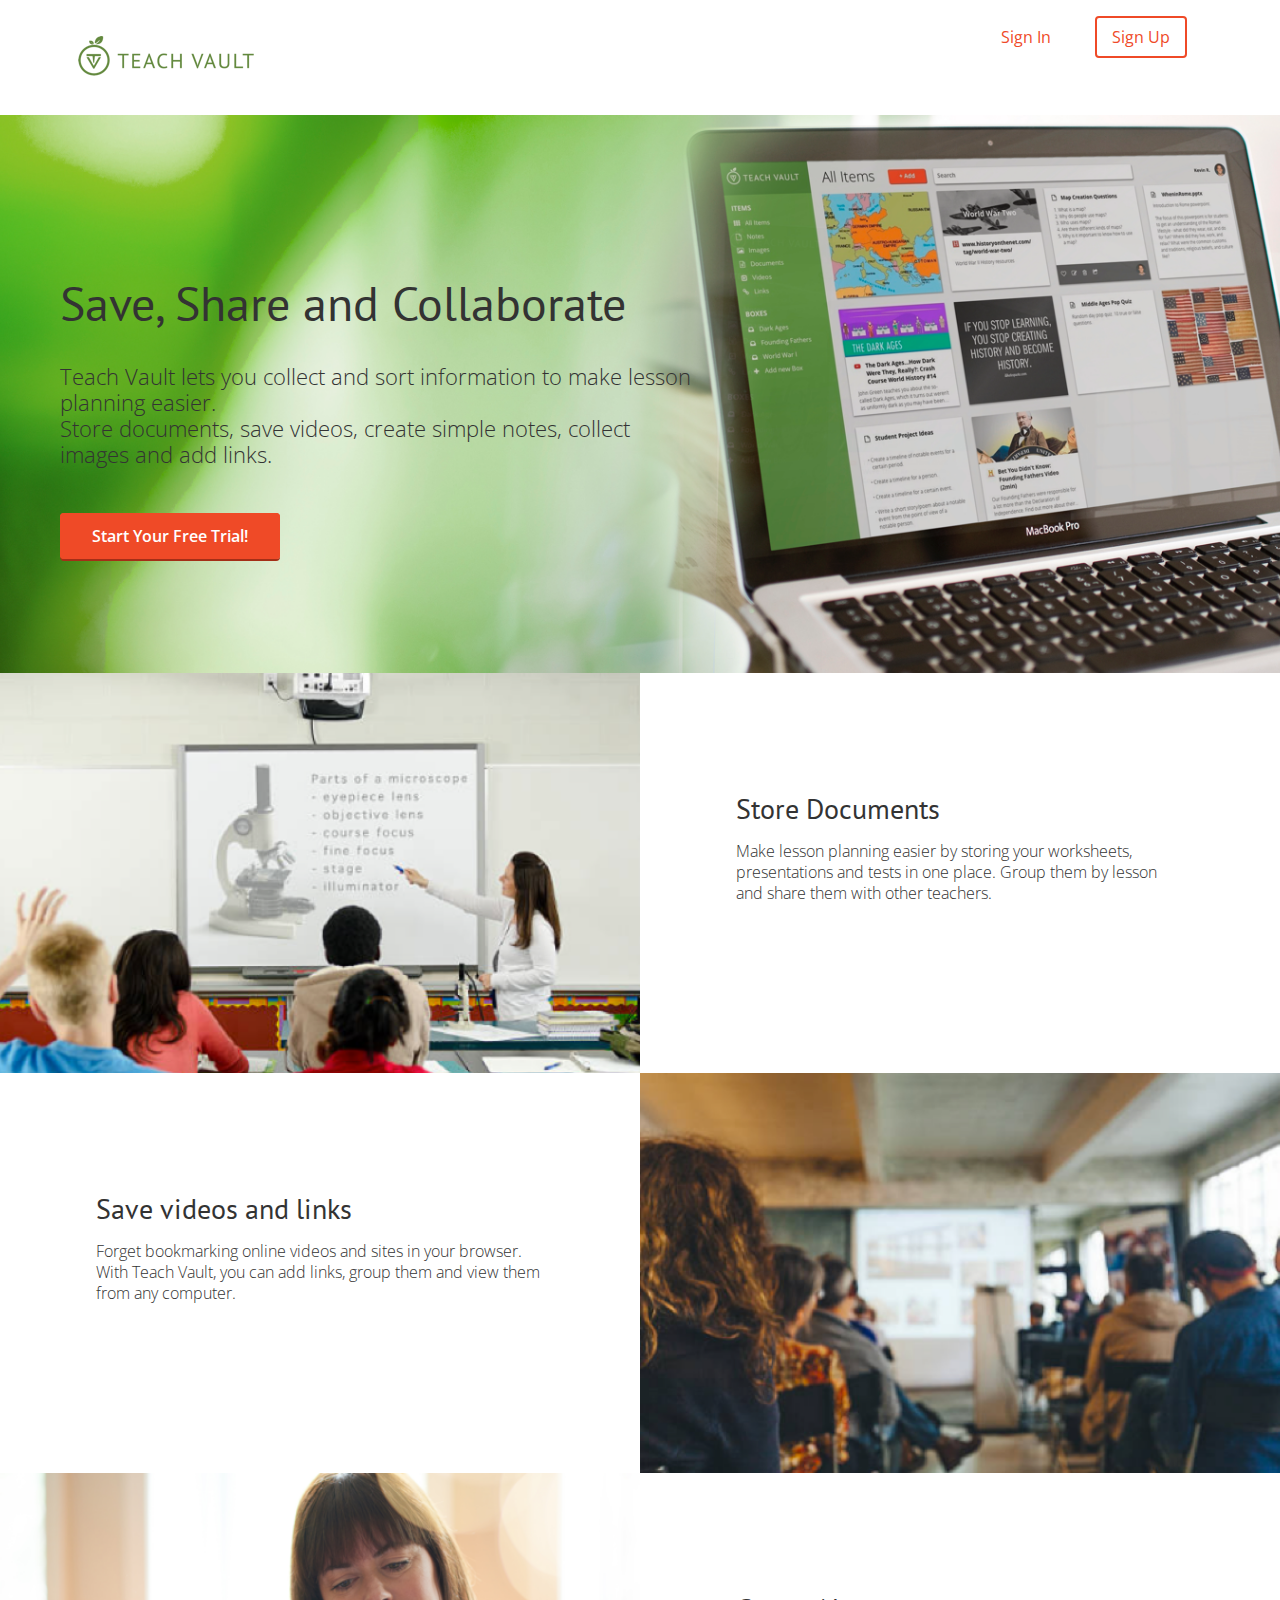
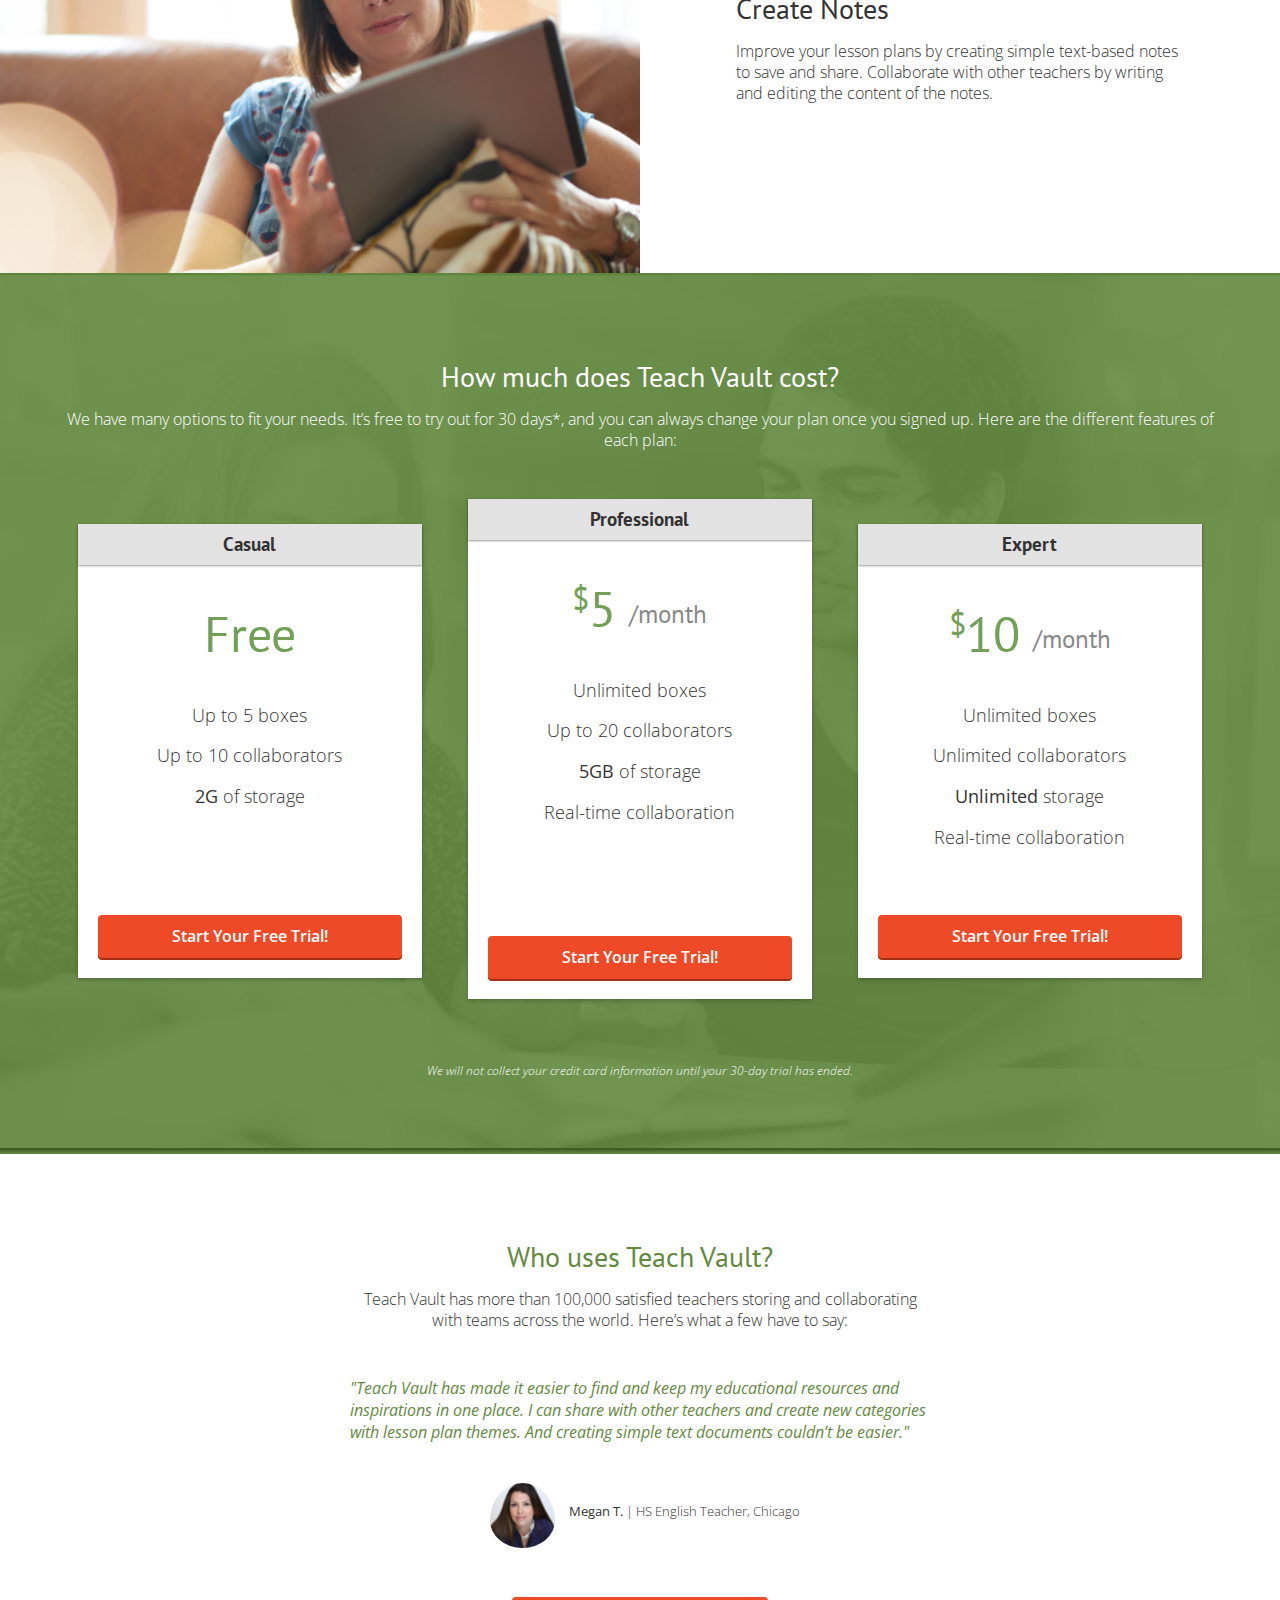
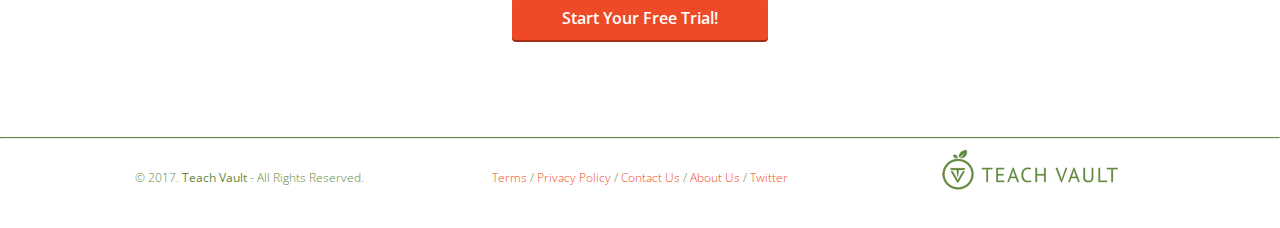
<file: index.html>
<!DOCTYPE html>
<html lang="en=us">
<head>
<meta http-equiv="X-UA-Compatible" content="IE=Edge">
<meta charset="UTF-8">
<meta name="viewport" content="width=device-width, initial-scale=1">
<title>Save, share and collaborate | TeachVault</title>

<!-- Google Fonts -->
<link href="https://fonts.googleapis.com/css?family=Open+Sans:300,300i,400,400i,600,600i,700,700i,800,800i|PT+Sans:400,400i,700,700i" rel="stylesheet">

<!--CSS-->
<link rel="stylesheet" href="css/normalize.css">
<link rel="stylesheet" href="css/style.css">
<link rel="stylesheet" href="css/font-awesome.css">
<link rel="stylesheet" href="css/animate.css"
</head>
<body>
<!--Top Navigation-->
<header>
  <nav class="container">
    <div class="one-half">
    <a href= "index.html" class="site-logo"><img src="images/site-logo.png" alt="Teach Vault"/></a>
    </div>
    <div class="one-half">
      <ul>
        <li><a href="signin.html">Sign In</a></li>
        <li class="btn-outline"><a href="signup.html">Sign Up</a></li>
        </ul>
    </div>
  </nav>
  <!--End of Top Navigation-->

  <!--Hero-->
  <div class="hero">
    <div class="hero-content">
      <h1 class="animated fadeIn"> Save, Share and Collaborate</h1>
      <p>Teach Vault lets you collect and sort information to make lesson planning easier.<br/>Store documents, save videos, create simple notes, collect images and add links.</p>
      <a href="signup.html" class="btn">Start Your Free Trial!</a>
    </div>
  </div>
 </header>
 <!--End of Hero-->

 <main role="main">

  <!--Benefits-->
    <section class="benefits">
      <div class="one-half">
        <img src="images/ben_documents.png" alt="Teach Vault Benefits"/>
      </div>
     <div class= "one-half">
      <div class="benefits-text">
        <h2>Store Documents</h2>
        <p>Make lesson planning easier by storing your worksheets, presentations and tests in one place. Group them by lesson and share them with other teachers.</p>
       </div>
     </div>

    <div class= "one-half pull-right">
      <img src="images/ben_video.png" alt="Teach Vault Benefits"/>
     </div>
     <div class="one-half pull-left">
      <div class="benefits-text">
     <h2>Save videos and links</h2>
     <p>Forget bookmarking online videos and sites in your browser. With Teach Vault, you can add links, group them and view them from any computer.
     </p>
     </div>
     </div>

      <div class="one-half">
      <img src="images/ben_notes.png" alt="Teach Vault Benefits"/>
      </div>
     <div class= "one-half">
      <div class="benefits-text">
      <h2>Create Notes</h2>
      <p>Improve your lesson plans by creating simple text-based notes to save and share. Collaborate with other teachers by writing and editing the content of the notes. </p>
      </div>
      </div>
    </section>
     <!--End of Benefits-->

     <!--Pricing-->
     <section class="pricing">
      <div class="container">
      <h2>How much does Teach Vault cost?</h2>
      <p>We have many options to fit your needs. It’s free to try out for 30 days*, and you can always change your plan once you signed up. Here are the different features of each plan:</p>
      </div>
        <ul class="container">
          <li class="one-third">
            <div class="box">
              <h3>Casual</h3>
              <h4>Free</h4>
              <ul>
                <li>Up to 5 boxes</li>
                <li>Up to 10 collaborators</li>
                <li><strong>2G</strong> of storage</li>
              </ul>
              <a href="signup.html" class="btn">Start Your Free Trial!</a>
              </div>
          </li>
          
          <li class="one-third">
            <div class="box middle">
              <h3>Professional</h3>
              <h4><span>$</span>5 <span class="month">/month</span></h4>
              <ul>
                <li>Unlimited boxes</li>
                <li>Up to 20 collaborators</li>
                <li><strong>5GB</strong> of storage</li>
                <li>Real-time collaboration</li>
              </ul>
              <a href="signup.html" class="btn">Start Your Free Trial!</a>
            </div>
          </li>

          <li class="one-third">
            <div class="box">
            <h3>Expert</h3>
            <h4><span>$</span>10 <span class="month">/month</span></h4>
            <ul>
              <li>Unlimited boxes</li>
              <li>Unlimited collaborators</li>
              <li><strong>Unlimited</strong> storage</li>
              <li>Real-time collaboration</li>
            </ul>
            <a href="signup.html" class="btn">Start Your Free Trial!</a>
            </div>
          </li>
        </ul>
        <div class="container">
        <p class="small">
        We will not collect your credit card information until your 30-day trial has ended.</p>
        </div>
    </section>
    <!--End of Pricing-->

    <!--Testimonials-->
    <section class="testimonials">
      <div class="container">
      <h2>Who uses Teach Vault?</h2>
      <p>Teach Vault has more than 100,000 satisfied teachers storing and collaborating <br/>with teams across the world. Here’s what a few have to say:</p>
      </div>
      <div class "container">
      <blockquote>"Teach Vault has made it easier to find and keep my educational resources and inspirations in one place. I can share with other teachers and create new categories with lesson plan themes. And creating simple text documents couldn’t be easier."</blockquote>
      <img src="images/megan_t.png" alt="avatar">
      <p class="name"><strong>Megan T.</strong> | HS English Teacher, Chicago</p>
      <a href="signup.html" class="btn">Start Your Free Trial!</a>
      </div>
    </section>
    <!--End of Testimonials-->

  </main>
  <!--FOOTER-->
<footer>
   <hr>
   <div class="container footer-nav-block">
       <div class="left-footer-block one-third">
         <p class="copyright-block">&copy; 2017. <strong>Teach Vault</strong> - All Rights Reserved.</p>
       </div>
       <nav class="link-block middle-footer-block one-third">
         <ul>
           <li><a href="">Terms</a></li> /
           <li><a href="">Privacy Policy</a></li> /
           <li><a href="">Contact Us</a></li> /
           <li><a href="">About Us</a></li> /
           <li><a href="">Twitter</a></li>
         </ul>
       </nav>
       <div class="right-footer-block one-third">
         <img class="logo" src="images/site-logo.png" alt="Teach Vault" />
       </div>
   </div>
 </footer>
 <!--END OF FOOTER-->

</body>
</html>
</file>
<file: css/style.css>
html, body {
  overflow-x:hidden;
}
body {
  font-family: "Open Sans", Helvetica, Arial, sans-serif;
  color:#333333;
}
h1, h2, h3, h4, h5, h6{
  font-family: "PT Sans", Helvetica, Arial, sans-serif;
}

h2 {
  font-size:28px;
  font-weight: normal;
  margin-bottom: 5px;
}

p {
  font-size: 16px;
  line-height:21px;
  font-weight:300;
}

/* GRID */

.container{

margin-right: auto;
margin-left: auto;
padding-left:15px;
padding-right:15px;
position:relative;
}

.container:before,
.container:after {
  content:" ";
  display: table;
}

.container:after{
  clear:both;
}

.one-half, .one-third, .one-fourth {
  width:96%;
  float:left;
  position: relative;
  min-height: 1px;
  margin: 0 2% 20px;
  padding: 0px;
}

.one-third{
  width: 80%;
  margin: 0 10% 20px;
}

 /* HEADER */

 header .site-logo{
 text-align: center;
 display: block;
 padding-top:20px;
 }


 header nav {
  padding:1em 0;
 }

 header nav ul {
  display: block;
  text-align: center;
  margin: 0;
  padding:0px;
 }

 header nav ul > li {
  list-style-type:none;
  display: inline-block;
  margin: 0 15px;
  padding: 10px;
 }


header nav ul > li.btn-outline:hover{
  background:#EF4A27;
  padding: 10px;
}

header nav ul > li a {
  color:#EF4A27;
  text-decoration: none;
}

header nav ul > li.btn-outline:hover > a {
  color:#FFFFFF;
}

/* HERO */
 header .hero { 
   background:#63893E url("../images/hero_cover.png") no-repeat top center;
   text-align: center;
   display:block;
   position: relative;
   background-size:cover;
   min-height: 250px;
 }
 header .hero:before {
  content: " ";
  background:rgba(99,137,62,0.8);
  position: absolute;
  top: 0;
  bottom: 0;
  left: 0;
  right: 0;
  width: 100%;
  height: 100%;
 }
 header .hero .hero-content {
  width:80%;
  padding: 2% 30px 10%;
 }
 header .hero h1 {
   font-size:40px;
   font-weight: normal;
   position: relative;
   padding: 0px;
 }

 header .hero p {
   font-size: 16px;
   text-align:center;
   line-height: 21px;
   font-weight: 300;
   margin:10px 0% 20px 5%;
   padding-bottom: 20px;
   position: relative;
 }
 header .hero img{
  display: block;
  margin 3em auto 0;
 }

  /* BUTTONS */
 .btn {
  border-radius: 4px;
  color:#FFFFFF;
  font-weight: 600;
  text-decoration: none;
  padding: 10px 30px;
  background: #EF4A27;
  border: 2px solid #EF4A27;
  box-shadow: 0px 2px 0px 0px #A42F17;
  position: relative;
 }


/* Benefits */

 .benefits {
  margin: 0 auto;
  width: 100%;
 }
 .benefits:after, .benefits:before {
    content: " ";
    display: table;
 }
 .benefits:after {
    clear:both;
 }
 .benefits .one-half {
  width: 100%;
  margin: 0;
  display: block;
}

.benefits .one-half img {
  width:100%;
  height:50%;
   }

.benefits .one-half .benefits-text {
padding:10%;

 }

/* PRICING */
.pricing{
  background: #63893E url("../images/pricing_background.png")top center no-repeat;
  background: url("../images/pricing_background.png") top center center no-repeat, linear-gradient(206deg, #63893E, 0%, #63893E, 94%);
  background-size: cover;
  text-align: center;
  padding: 4em 0;

}

.pricing h2, .pricing p {
  color:#FFFFFF;
}

.pricing ul {
  margin: 0 auto;
  padding: 2em 0;
}

.pricing ul li {
  list-style-type: none;
}

.box {
  padding:0 15px 15px;
  background: #FFFFFF;
  box-shadow:0px 2px 4px 0px rgba(0,0,0,0.20);
  min-height:400px;
  position: relative;
  margin-top: 25px;
}

.box h3 {
  font-family: "PT Sans", Helvetica, Arial, sans-serif;
  font-weight: 600;
  font-transform: uppercase;
  background: #E2E2E2;
  box-shadow: 0px 1px 2px 0px rgba(0,0,0,0.40);
  left: 0;
  right: 0;
  top: 0;
  text-align: center;
  margin: 0 -15px 40px;
  padding:10px 0;
}

.box h4 {
  font-size: 50px;
  font-weight: normal;
  margin:40px 0 10px;
  color: #73A057;
}

.box h4 span {
  font-size:32px;
  vertical-align: top;
}

.box h4 span.month {
  font-family:"PT Sans", Helvetica, Arial, sans-serif;
  font-weight:100;
  color:#888888;
  font-size:25px;
  vertical-align:middle;
}

.box ul li {
  font-size:18px;
  margin-bottom:20px;
  font-weight: 100;
}

.box .btn {
  position:absolute;
  bottom:20px;
  left:20px;
  right:20px;
}

.small {
  font-size: 12px;
  color: #fefefe;
  line-height: 15px;
  font-style: italic;
}

/*Testimonials*/

.testimonials {
  padding: 4em 0;
  text-align: center;
}

.testimonials h2 {
  color:#63893E;
}

.testimonials blockquote {
  color:#63893E;
  text-align: left;
  line-height:22px;
  font-style: italic;
  position: relative;
  padding: 30px;
  width: auto;
  margin: 0% 5%;
}

.testimonials img {
  height:65px;
  width: 65px;
  border-radius:50%;
  float:center;
  display: inline-block;
  padding:10px;
  padding-bottom:20px;

}

.testimonials p.name {
  float:center;
  display: inline-block;
  text-align: center;
  font-size: 13px;
  vertical-align: 52px;
  padding-bottom:20px;
}

.testimonials .btn{
  float: center;
  display: block;
  margin: 10% 10%;
}

/* FOOTER */

footer {
  color:#63893E;
  positive: relative;
  overflow: hidden;
  padding: 0px;
  z-index:0;
}

footer hr{
  border-top: 1px solid #63893E;
}

footer p, footer nav ul {
  font-size: 12px;
  line-height:21px;
  font-weight: 100;
  text-align: center;
  margin: auto;
  padding: 5px;
}

footer nav ul li {
  list-style-type: none;
  display: inline;
}

footer nav ul li a {
  color:#EF4A27;
  text-decoration: none;
}

footer .right-footer-block {
  background-color: transparent;
}


footer .logo {
  margin: 0% auto;
  display: block;
  padding: 10px;
}




@media (min-width: 768px) {
   .container {
     width: 750px;
   }

   header .hero { 
   text-align: left;
   min-height: 500px;
 }

  header .hero { 
   background:#63893E url("../images/hero_cover.png") no-repeat top center;
   text-align: left;
   display:block;
   position: relative;
   background-size:cover;
   min-height: 500px;
 }
 header .hero:before {
  background:#63893E url("../images/hero_cover.png") no-repeat top center;
  background-size:cover;
 }

 header .hero .hero-content {
  width:50%;
  padding: 10% 60px;
 }
 header .hero h1 {
   font-size:48px;
   font-weight: normal;
 }
 header .hero p {
   font-size: 22px;
   line-height: 26px;
   text-align:left;
   font-weight: 300;
   margin:10px 0px 40px;
 }
 
 header .hero img{
  display: block;
  margin 3em auto 0;
 }

 }
 @media (min-width: 992px) {
   .container {
     width: 970px;
   }
   .one-half {
     width:46%;
   }
   .one-third {
     width:29.33333%;
     margin: 0 2% 20px;

   }

   .one-fourth {
     width:21%;
   }
  header .site-logo{
 text-align: left;
 display: inline-block;
 }

 header nav ul {
  display: block;
  text-align: right;
  float: right;
  margin: 0;
 }

 header nav ul > li {
  list-style-type:none;
  display: inline-block;
  margin: 0 15px;
 }

  header nav ul > li.btn-outline{
  padding:10px 15px;
  border: 2px solid #EF4A27;
  border-radius: 4px;
 }

   .benefits .one-half {
    width:50%;
    margin: 0;
    display: inline-block;
    height:400px;
    overflow: hidden;
   }
   .benefits .one-half img {
    width:100%;
    height:auto;
   }
   .benefits .one-half .benefits-text {
    padding:15%;
   }
   .benefits .one-half.pull-right {
    float:right;
   }
   .benefits .one-half.pull-left {
    float:left;
   }


   .box {
  padding:0 15px 15px;
  background: #FFFFFF;
  box-shadow:0px 2px 4px 0px rgba(0,0,0,0.20);
  min-height:439px;
  position: relative;
  margin-top: 25px;
}
.box.middle {
  min-height: 485px;
  margin-top:0px;
}



    .testimonials blockquote {
  margin: 0% 25%;
 }
 .testimonials .btn{
  margin: 2% 40%;
}

footer p, footer nav ul {
  padding: 20px;
}

footer .logo {
  padding: 2.5px;
}


}


 @media (min-width: 1200px) {
   .container {
     width: 1170px;
   }
 }


 /* DASHBOARD */
 .dashboard{
  background:#F7F7F7;
 }

 .left-nav{
  height: 100%;
  width:280px;
  position:absolute;
  -webkit-transition: all 0.3s ease-in-out;
  -moz-transition: all 0.3s ease-in-out;
  -o-transition: all 0.3s ease-in-out;
  transition: all 0.3s ease-in-out;
  transform: translate(-280px,0);
  -webkit-transform: translate(-280px,0); /** Chrome & Safari **/
  -o-transform: translate(-280px,0); /** Opera **/
  -moz-transform: translate(-280px,0); /** Firefox **/
}

.left-nav.open {
   display:block;
   width:280px;
   background: #63893E;
   background-image: linear-gradient(206deg, #7EA94E 0%, #63893E 94%);
   -webkit-transition: all 0.3s ease-in-out;
   -moz-transition: all 0.3s ease-in-out;
   -o-transition: all 0.3s ease-in-out;
   transition: all 0.3s ease-in-out;
   transform: translate(0,0);
     -webkit-transform: translate(0,0); /** Chrome & Safari **/
     -o-transform: translate(0,0); /** Opera **/
     -moz-transform: translate(0,0); /** Firefox **/
     z-index: 100;
 }

  .hamburger {
   position:absolute;
   z-index: 1000;
   background:#63893E;
   color:#FFF;
   text-decoration: none;
   font-size: 22px;
   padding: 10px 15px;
   border-radius: 4px;
   left: 5px;
   top: 15px;
 }


@media (min-width:992px){
 .left-nav{
  height:100vh;
  width:14.6666667%;
  color:#FFFFFF;
  background:#63893E;
  background-images: linear-gradient (206deg, #7EA94E 0%, #63893E 94%);
  float: left;
  position: fixed;
  display:block;
  transform: translate(0,0);
  -webkit-transform: translate(0,0); /** Chrome & Safari **/
  -o-transform: translate(0,0); /** Opera **/
  -moz-transform: translate(0,0); /** Firefox **/
 }

 .left-nav.open {
     width:14.66666667%;
     transform: translate(0,0);
     -webkit-transform: translate(0,0); /** Chrome & Safari **/
     -o-transform: translate(0,0); /** Opera **/
     -moz-transform: translate(0,0); /** Firefox **/
   }
   .hamburger {
     display:none;
   }

 }




 .left-nav .site-logo{
  padding: 20px 0;
  resize:80%;
  background: #63893E;
  display: block;
  text-align: center;
 }

 .left-nav .items {
  padding:0;
 }

 .left-nav .items p{
  font-weight: 600;
  text-transform: uppercase;
  font-size: 12px;
  color: #E2E2E2;
  line-height: 15px;
  padding: 0 6%;
 }

 .left-nav .items ul{
  margin: 0 0 40px;
  padding: 0;
 }

 .left-nav .items ul li {
  list-style-type: none;
  position: relative;
  padding: 5% 6%;
 }

 .left-nav .items ul li a {
  color: #FFFFFF;
  text-decoration: none;
  font-weight: 100;
 }
 .left-nav .items ul li.active {
  background:#506C34;
  width: auto;
 }
/* .left-nav .items .active a {
  background: #506C34;
  width:100%;
  padding: 4% 25% 4% 2%;
 }*/

 .left-nav .items ul li a i {
  width: 16px;
  text-align: center;
  margin-right: 8px;
 }

 

 /* CONTENT */

 .content {
  padding: 6em 1% 1.5em;
  float:right;
  width: 98%;
  position: relative;
 }

 .content .header {
  margin: 0 1% 20px;
  display:inline-block;
 }
 .content .header ul.menu {
  margin: 10px 0 0 15px;
 }

 .content .header h1 {
  font-family: "PT Sans", Helvetica, Arial, sans-serif;
  font-weight: 100;
  margin: 0 0 30px;
  font-size: 36px;
  color: #63893E;
  line-height: 44px;
  float:left;
  display: inline-block;
 }

 .content .header > a {
  float:left;
  margin:0 30px;
 }

 /* Search Bar */
 .content .search {
  margin: 0% 1% 0% 0%;
  height: 50px;
  width: 50%;
  display: inline-block;
  background-color:#ffffff;
  box-shadow: 0px 1px 3px 0px rgba(0,0,0,0.40);

 }

  .content .search p {
  padding: 0 0 0 1em;
  color:#ADADAD;
 }



 /* AVATAR SETTINGS */

 .content .settings {
  bottom:0;
  left:0;
  right:0;
  margin: 1% 1% 20px;
  display: block;
 }

  .content .settings img {
  height: 35px;
  width: 35px;
  margin-left:10px;
  display: block;
 }

 .content .settings p {
  display: inline-block;
  vertical-align: top;
  padding-top: 8px;
  font-weight: 400;
  margin: 0 0 0 10px;
 }
 .content .settings ul.dropit-submenu {
  width:200px;
 }

 /* END AVATAR SETTINGS */


 .content-item {
  width:96%;
  margin: 0 2% 25px;
  float:left;
  display:block;
 }

 .item-box{
  display:block;
  height:230px;
  background:#FFFFFF;
  box-shadow: 0px 1px 3px 0px rgba(0,0,0,0.40);
  position: relative;
  overflow: hidden;
  padding: 20px;
 }

/* Larger Mobile Devices */
 @media (min-width:460px){
  .content {
    padding:1.5em 1%;
    float:right;
    width:90%;
    position:relative;
  }

  .content-item{
    width:46%;
    margin:0 2% 25px;
    float:left;
    display:block;
  }

 }
 /* Tablets */
 @media (min-width:768px){
 
 /* AVATAR SETTINGS (TABLET AND LARGER) HELP */

  .content .settings {
  float:right;
  bottom:0;
  left:0;
  right:0;
  margin: 1% 1% 20px;
 }

  .content .settings img {
  height: 35px;
  width: 35px;
  margin-left:10px;
  display: inline-block;
 }

  /* END AVATAR SETTINGS HELP */



  .content{
    padding:1.5em 5%;
    float:right;
    width:90%;
    position: relative;
  }
  .content > .container {
    width:700px;
  }
  .content-item{
    width:31.33333%;
    margin:0 1% 25px;
  }
 }

/* Laptops and Desktops */
@media (min-width:992px){
  .content {
    padding: 1.5em 1%;
    float:right;
    width:83.33333333%;
    position: relative;
  }
  .content > .container {
    width:auto;
  }

  .content-item{
    width:23%;
    margin:0 1% 25px;
  }
}
.item-box.weblink h2 {
  margin-top:100px;
}

.item-box > img {
  position:absolute;
  height:100%;
  width:auto;
  top:0;
  left:0;
  right:0;
}

.item-box img.webstyle {
  position:absolute;
  height:auto;
  width:100%;
  top:0;
  left:0;
  right:0;
}

.item-box h2 {
  font-family: "PT Sans", Helvetica, Arial, sans-serif;
  font-weight: 700;
  font-size:15px;
  line-height:17px;
  margin: 0;
}

.item-box h2 a{
  color: #333333;
  text-decoration: none;
}

.item-box h2 img{
  width:16px;
  height:16px;
  position:relative;
  top:2px;
  margin-right:5px;
}

.item-box p {
  font-size: 14px;
  color: #333333;
  line-height:18px;
  margin:10px 0 0;
}

.item-box ol {
  font-size: 14px;
  color: #333333;
  line-height:18px;
  margin:10px 0 0;
}

.item-box ul {
  font-size: 14px;
  color: #333333;
  line-height:18px;
  margin:10px 0 0;
}
</file>
